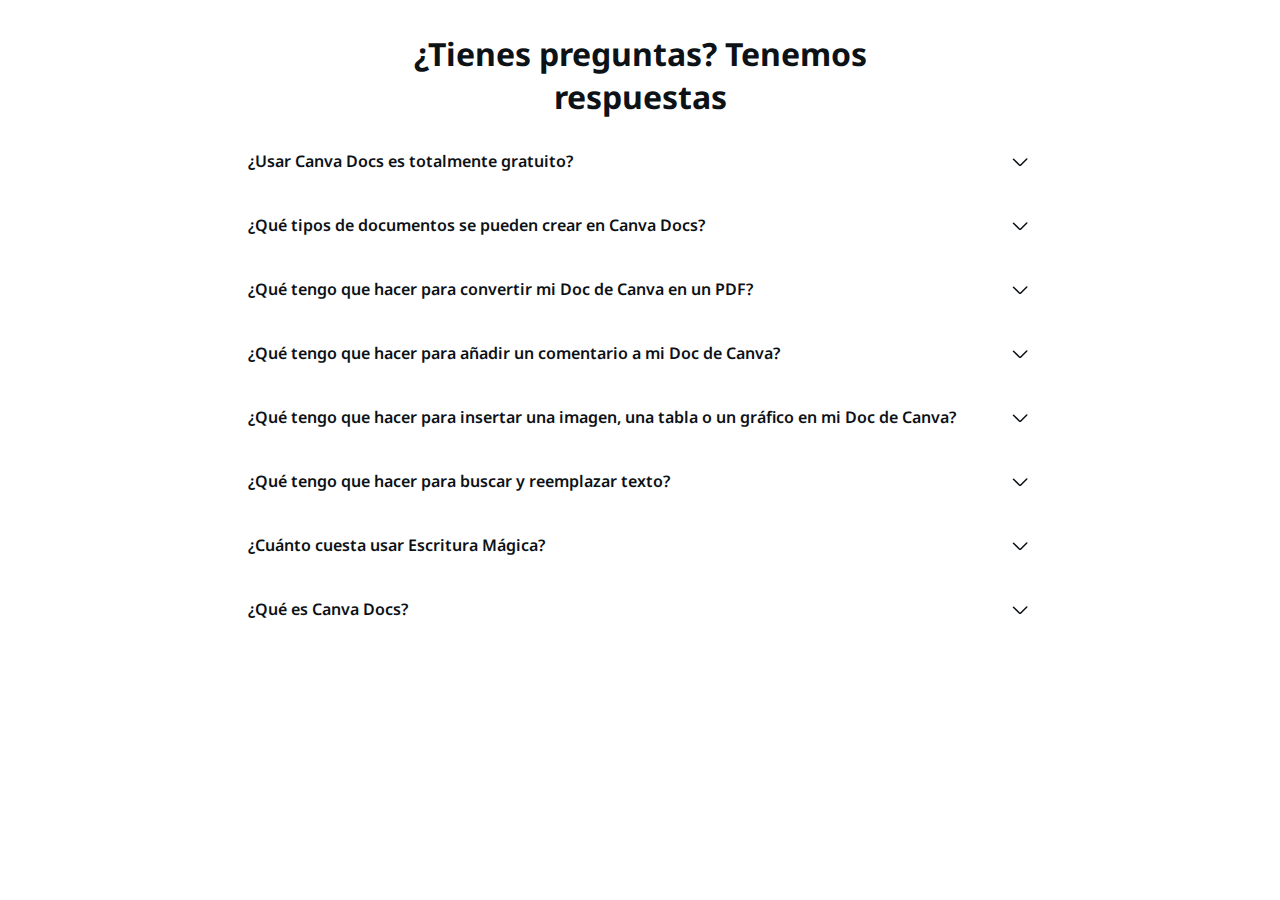
<file: faqs/index.html>
<!DOCTYPE html>
<html lang="es">
<head>
  <meta charset="UTF-8">
  <meta name="viewport" content="width=device-width, initial-scale=1.0">
  <title>Document</title>
  <link rel="preconnect" href="https://fonts.googleapis.com">
  <link rel="preconnect" href="https://fonts.gstatic.com" crossorigin>
  <link href="https://fonts.googleapis.com/css2?family=Noto+Sans:ital,wght@0,100..900;1,100..900&display=swap" rel="stylesheet">
  <link rel="stylesheet" href="./css/styles.css">
</head>
<body>
  <section class="faqs">
    <section class="faqs__content container">
      <h2 class="faqs__title">¿Tienes preguntas? Tenemos respuestas</h2>
      <div class="faqs__container">
        <details class="faq">
          <summary class="faq__title">
            ¿Usar Canva Docs es totalmente gratuito?
            <svg xmlns="http://www.w3.org/2000/svg" width="24" height="24"><path fill="currentColor" d="m18.22 8.55-5.97 5.96c-.1.1-.25.1-.35 0L6.03 8.64A.75.75 0 0 0 4.97 9.7l5.87 5.87c.68.69 1.79.69 2.47 0l5.97-5.96a.75.75 0 1 0-1.06-1.06z"/></svg>
          </summary>
          <p class="faq__paragraph">¡Claro! Canva Docs se puede usar gratis. Canva Docs es y siempre será de acceso gratuito. Podrás usar esta herramienta independientemente del tipo de cuenta que tengas (de Canva Gratis, Canva para Equipos, Canva para Educación, Canva Pro o Canva para ONG). No obstante, es posible que a algunas opciones o contenido adicionales solo se pueda acceder con una suscripción de pago.</p>
        </details>
        <details class="faq">
          <summary class="faq__title">
            ¿Qué tipos de documentos se pueden crear en Canva Docs?
            <svg xmlns="http://www.w3.org/2000/svg" width="24" height="24"><path fill="currentColor" d="m18.22 8.55-5.97 5.96c-.1.1-.25.1-.35 0L6.03 8.64A.75.75 0 0 0 4.97 9.7l5.87 5.87c.68.69 1.79.69 2.47 0l5.97-5.96a.75.75 0 1 0-1.06-1.06z"/></svg>
          </summary>
          <p class="faq__paragraph">Puedes crear todo tipo de documentos con Canva Docs, pero esta función es la ideal para los documentos que quieres compartir online. Si tienes una empresa o un negocio, puedes crear lo que se te ocurra, desde docs de planificación o formación hasta propuestas e incluso contratos. Si trabajas en un centro educativo, puedes crear planes de estudio, planificaciones de proyectos, tareas e informes. Y si solo quieres aprovecharlo para uso personal, puedes crear y editar eBooks, recetas o blogs, entre otras muchas opciones.</p>
        </details>
        <details class="faq">
          <summary class="faq__title">
            ¿Qué tengo que hacer para convertir mi Doc de Canva en un PDF?
            <svg xmlns="http://www.w3.org/2000/svg" width="24" height="24"><path fill="currentColor" d="m18.22 8.55-5.97 5.96c-.1.1-.25.1-.35 0L6.03 8.64A.75.75 0 0 0 4.97 9.7l5.87 5.87c.68.69 1.79.69 2.47 0l5.97-5.96a.75.75 0 1 0-1.06-1.06z"/></svg>
          </summary>
          <p class="faq__paragraph">Ve al menú Compartir que hay en la parte superior derecha del editor y dale a Descargar. Elige la opción de PDF que prefieres e inicia la descarga.</p>
        </details>
        <details class="faq">
          <summary class="faq__title">
            ¿Qué tengo que hacer para añadir un comentario a mi Doc de Canva?
            <svg xmlns="http://www.w3.org/2000/svg" width="24" height="24"><path fill="currentColor" d="m18.22 8.55-5.97 5.96c-.1.1-.25.1-.35 0L6.03 8.64A.75.75 0 0 0 4.97 9.7l5.87 5.87c.68.69 1.79.69 2.47 0l5.97-5.96a.75.75 0 1 0-1.06-1.06z"/></svg>
          </summary>
          <p class="faq__paragraph">Basta con que hagas clic sobre el elemento que quieres comentar y le des al botón con un bocadillo que aparece en el margen derecho de tu documento. Rellena el comentario, si quieres incluyendo stickers y emojis y, después, pulsa Comentar. Si quieres ver todos los comentarios, puedes hacerlo desde el menú Archivo que hay en la parte superior izquierda del panel.</p>
        </details>
        <details class="faq">
          <summary class="faq__title">
            ¿Qué tengo que hacer para insertar una imagen, una tabla o un gráfico en mi Doc de Canva?
            <svg xmlns="http://www.w3.org/2000/svg" width="24" height="24"><path fill="currentColor" d="m18.22 8.55-5.97 5.96c-.1.1-.25.1-.35 0L6.03 8.64A.75.75 0 0 0 4.97 9.7l5.87 5.87c.68.69 1.79.69 2.47 0l5.97-5.96a.75.75 0 1 0-1.06-1.06z"/></svg>
          </summary>
          <p class="faq__paragraph">Si quieres añadir imágenes, tablas, gráficos o algún otro elemento, haz clic en el botón + en tu doc para que aparezca el menú /Mágica. A continuación, escribe lo que estás buscando o ve desplazándote por los diferentes elementos que puedes añadir a tu Doc.</p>
        </details>
        <details class="faq">
          <summary class="faq__title">
            ¿Qué tengo que hacer para buscar y reemplazar texto?
            <svg xmlns="http://www.w3.org/2000/svg" width="24" height="24"><path fill="currentColor" d="m18.22 8.55-5.97 5.96c-.1.1-.25.1-.35 0L6.03 8.64A.75.75 0 0 0 4.97 9.7l5.87 5.87c.68.69 1.79.69 2.47 0l5.97-5.96a.75.75 0 1 0-1.06-1.06z"/></svg>
          </summary>
          <p class="faq__paragraph">En el teclado, pulsa “Ctrl + F”, o “Comando + F” si estás usando Mac, para abrir la herramienta de buscar y reemplazar.</p>
        </details>
        <details class="faq">
          <summary class="faq__title">
            ¿Cuánto cuesta usar Escritura Mágica?
            <svg xmlns="http://www.w3.org/2000/svg" width="24" height="24"><path fill="currentColor" d="m18.22 8.55-5.97 5.96c-.1.1-.25.1-.35 0L6.03 8.64A.75.75 0 0 0 4.97 9.7l5.87 5.87c.68.69 1.79.69 2.47 0l5.97-5.96a.75.75 0 1 0-1.06-1.06z"/></svg>
          </summary>
          <p class="faq__paragraph">La función de Escritura Mágica es gratuita para todo el mundo y si tienes una suscripción a Canva Gratis puedes hacer hasta 25 peticiones de contenido. Con cualquier suscripción de Canva Pro, Canva para Equipos o Canva para ONG se pueden generar hasta 75 elementos de contenido por usuario o usuaria al mes.</p>
        </details>
        <details class="faq">
          <summary class="faq__title">
            ¿Qué es Canva Docs?
            <svg xmlns="http://www.w3.org/2000/svg" width="24" height="24"><path fill="currentColor" d="m18.22 8.55-5.97 5.96c-.1.1-.25.1-.35 0L6.03 8.64A.75.75 0 0 0 4.97 9.7l5.87 5.87c.68.69 1.79.69 2.47 0l5.97-5.96a.75.75 0 1 0-1.06-1.06z"/></svg>
          </summary>
          <p class="faq__paragraph">Canva Docs es un creador de documentos que prioriza el aspecto visual y te permite diseñar documentos con vídeos, imágenes, elementos gráficos, gráficos y gráficas. Es intuitivo y sencillo y te permitirá causar un gran impacto visual en tus trabajos, presentaciones y proyectos.</p>
        </details>
      </div>
    </section>
  </section>
</body>
</html>
</file>
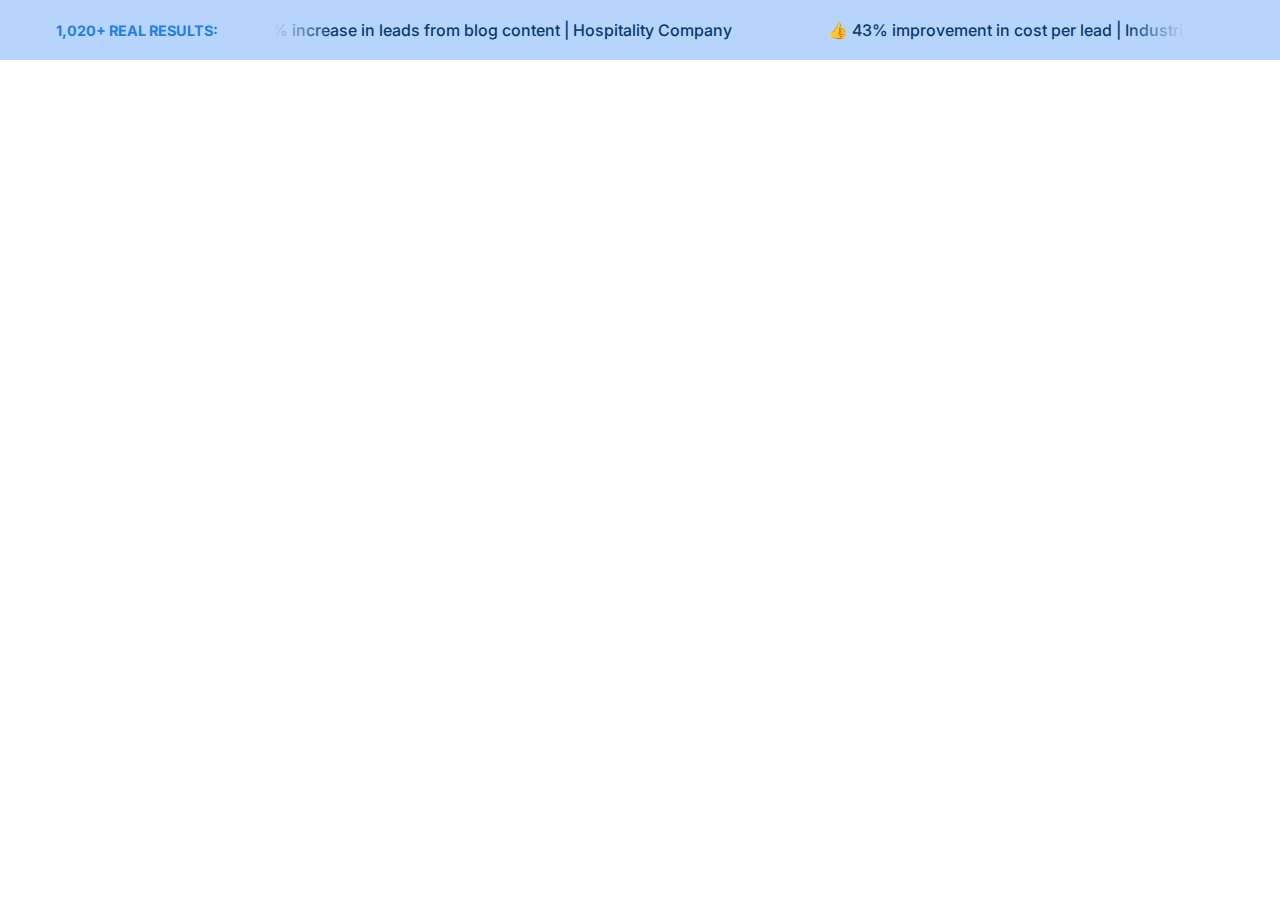
<file: header-bar/index.html>
<!DOCTYPE html>
<html lang="en">
<head>
  <meta charset="UTF-8">
  <meta name="viewport" content="width=device-width, initial-scale=1.0">
  <title>Document</title>
  <link rel="preconnect" href="https://fonts.googleapis.com">
  <link rel="preconnect" href="https://fonts.gstatic.com" crossorigin>
  <link href="https://fonts.googleapis.com/css2?family=Inter:wght@100..900&display=swap" rel="stylesheet">
  <link rel="stylesheet" href="./css/styles.css">
</head>
<body>
  <section class="header-bar">
    <div class="header-bar__content container">
      <h4 class="header-bar__title">1,020+ REAL RESULTS:</h4>
      <div class="header-bar__container-texts">
        <div class="header-bar__slider">
          <p class="header-bar__text">📝 11% increase in leads from blog content | Hospitality Company</p>
          <p class="header-bar__text">👍 43% improvement in cost per lead | Industrial Supplier</p>
          <p class="header-bar__text">🙌 “WebFX has been a game-changer for our web strategy.” | U.S. Healthcare Company</p>
          <p class="header-bar__text">📊 “They provide the reporting I need and the results I want.” | Owner of Home Services Company</p>
          <p class="header-bar__text">📈 51% increase in SQLs from MarketingCloudFX data pipelines | Transportation Manufacturer</p>
          <p class="header-bar__text">🚗 184% increase in organic traffic | Financial Services Provider</p>
          <p class="header-bar__text">📞 58% increase in qualified phone calls | Global Consulting Firm</p>
          <p class="header-bar__text">🍃 “WebFX has been a breath of fresh air.” | COO of Ecommerce Company</p>
          <p class="header-bar__text">🙌 “We have had nothing but great experiences.” | Marketing Manager</p>
          <p class="header-bar__text">🔼 29% increase in MQLs from MarketingCloudFX ad technology | Financial Services Firm</p>
          <p class="header-bar__text">💲 47% increase in year-over-year revenue | Industrial Supplier</p>
          <p class="header-bar__text">🤝 “WebFX has been on our side for over a year, delivering each target we set in a competitive industry.” | President of Ecommerce Store</p>
          <p class="header-bar__text">📈 34% increase in PPC conversion rate | Higher Education</p>
          <p class="header-bar__text">👍 55% improvement in cost per lead | Health Services Company</p>
          <p class="header-bar__text">📩 2x increase in coupon conversion rate from email blasts | Professional Services Supplier</p>
        </div>
      </div>
    </div>
  </section>
</body>
</html>
</file>
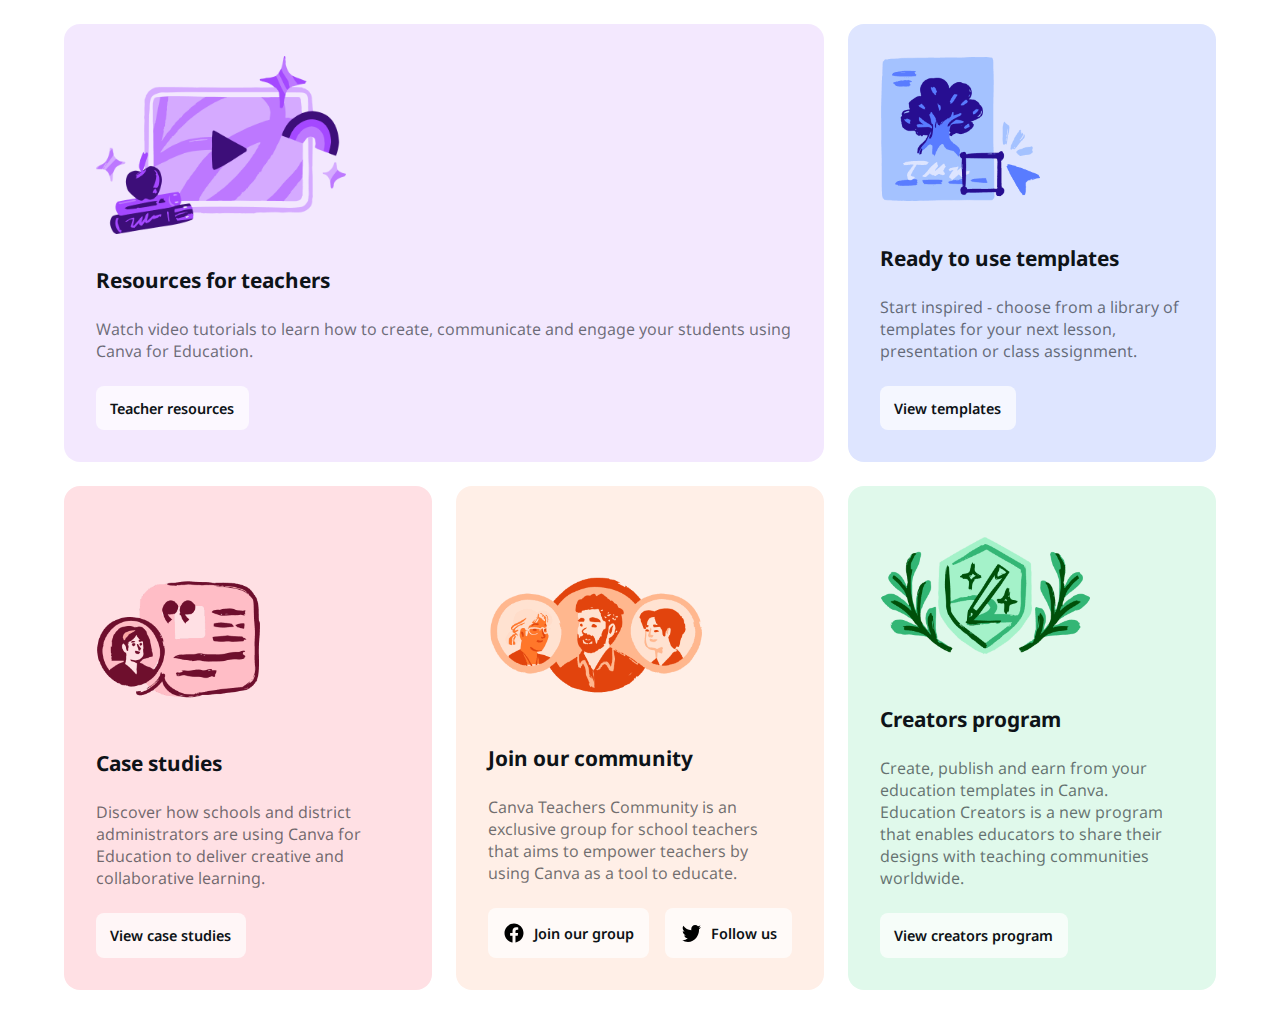
<file: modular-services/index.html>
<!DOCTYPE html>
<html lang="en">
<head>
  <meta charset="UTF-8">
  <meta name="viewport" content="width=device-width, initial-scale=1.0">
  <title>Document</title>
  <link rel="preconnect" href="https://fonts.googleapis.com">
  <link rel="preconnect" href="https://fonts.gstatic.com" crossorigin>
  <link href="https://fonts.googleapis.com/css2?family=Noto+Sans:ital,wght@0,100..900;1,100..900&display=swap" rel="stylesheet">
  <link rel="stylesheet" href="./css/styles.css">
</head>
<body>
  <section class="services">
    <div class="container-services container">
      <article class="service service--one">
        <figure class="service__figure">
          <img class="service__img" src="./assets/img/resources.webp" alt="Image resources for teachers">
        </figure>
        <div class="service__texts">
          <h3 class="service__title">Resources for teachers</h3>
          <p class="service__paragraph">Watch video tutorials to learn how to create, communicate and engage your students using Canva for Education.</p>
          <a class="service__cta" href="#">Teacher resources</a>
        </div>
      </article>
      <article class="service service--two">
        <figure class="service__figure">
          <img class="service__img" src="./assets/img/templates.webp" alt="Image ready to use templates">
        </figure>
        <div class="service__texts">
          <h3 class="service__title">Ready to use templates</h3>
          <p class="service__paragraph">Start inspired - choose from a library of templates for your next lesson, presentation or class assignment.</p>
          <a class="service__cta" href="#">View templates</a>
        </div>
      </article>
      <article class="service service--three">
        <figure class="service__figure">
          <img class="service__img" src="./assets/img/case-studies.webp" alt="Image case studies">
        </figure>
        <div class="service__texts">
          <h3 class="service__title">Case studies</h3>
          <p class="service__paragraph">Discover how schools and district administrators are using Canva for Education to deliver creative and collaborative learning.</p>
          <a class="service__cta" href="#">View case studies</a>
        </div>
      </article>
      <article class="service service--four">
        <figure class="service__figure">
          <img class="service__img" src="./assets/img/join-our-community.webp" alt="Image join our community">
        </figure>
        <div class="service__texts">
          <h3 class="service__title">Join our community</h3>
          <p class="service__paragraph">Canva Teachers Community is an exclusive group for school teachers that aims to empower teachers by using Canva as a tool to educate.</p>
          <div class="service__container-ctas">
            <a class="service__cta service__cta--center" href="#">
              <img class="service__icon" src="./assets/icons/facebook.svg" alt="Icon facebook">
              Join our group
            </a>
            <a class="service__cta service__cta--center" href="#">
              <img class="service__icon" src="./assets/icons/twitter.svg" alt="Icon Twitter">
              Follow us
            </a>
          </div>
        </div>
      </article>
      <article class="service service--five">
        <figure class="service__figure">
          <img class="service__img" src="./assets/img/creators-program.webp" alt="Image creators program">
        </figure>
        <div class="service__texts">
          <h3 class="service__title">Creators program</h3>
          <p class="service__paragraph">Create, publish and earn from your education templates in Canva. Education Creators is a new program that enables educators to share their designs with teaching communities worldwide.</p>
          <a class="service__cta" href="#">View creators program</a>
        </div>
      </article>
    </div>
  </section>
</body>
</html>
</file>
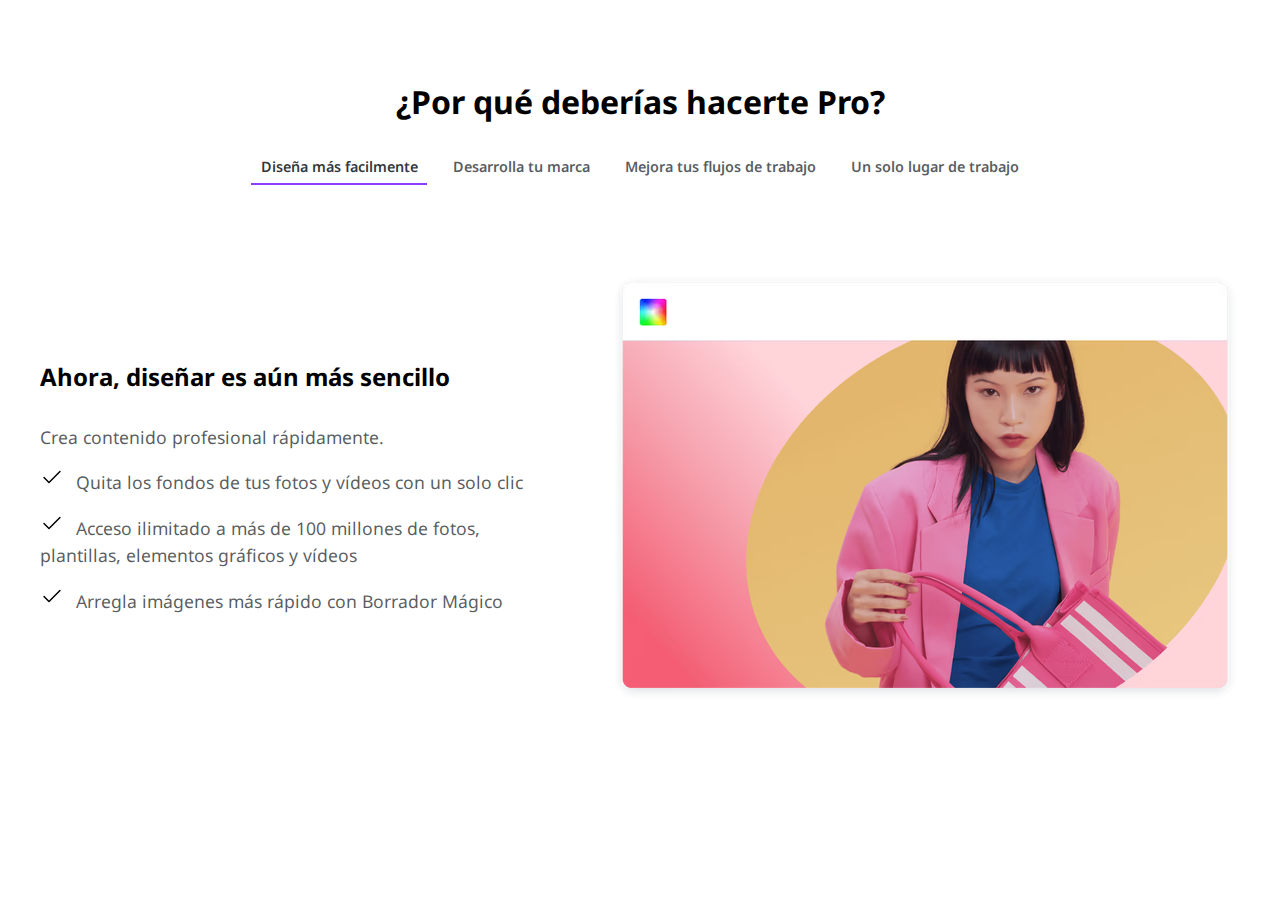
<file: multi-tabs/index.html>
<!DOCTYPE html>
<html lang="es">
<head>
  <meta charset="UTF-8">
  <meta name="viewport" content="width=device-width, initial-scale=1.0">
  <link rel="preconnect" href="https://fonts.googleapis.com">
  <link rel="preconnect" href="https://fonts.gstatic.com" crossorigin>
  <link href="https://fonts.googleapis.com/css2?family=Noto+Sans:ital,wght@0,100..900;1,100..900&display=swap" rel="stylesheet">
  <link rel="stylesheet" href="./css/style.css">
  <title>Document</title>
</head>
<body>
  <section class="section">
    <div class="container">
      <header class="block">
        <h2 class="block__title">¿Por qué deberías hacerte Pro?</h2>
        <div class="block__content">
          <button id="btn-1" class="block__button block__button--selected">Diseña más facilmente</button>
          <button id="btn-2" class="block__button">Desarrolla tu marca</button>
          <button id="btn-3" class="block__button">Mejora tus flujos de trabajo</button>
          <button id="btn-4" class="block__button">Un solo lugar de trabajo</button>
        </div>
      </header>
      <div class="group-sections">
        <section id="section-1" class="content content--visible">
          <div class="content__text">
            <h3 class="content__subtitle">Ahora, diseñar es aún más sencillo</h3>
            <p class="content__paragraph">Crea contenido profesional rápidamente.</p>
            <ul class="list">
              <li class="list__item">
                Quita los fondos de tus fotos y vídeos con un solo clic
              </li>
              <li class="list__item">
                Acceso ilimitado a más de 100 millones de fotos, plantillas, elementos gráficos y
                vídeos
              </li>
              <li class="list__item">
                Arregla imágenes más rápido con Borrador Mágico
              </li>
            </ul>
          </div>
          <figure class="content__figure">
            <img src="./img/background-remover.avif" alt="Photo Girl Canva" class="content__image">
          </figure>
        </section>
        <section id="section-2" class="content">
          <div class="content__text">
            <h3 class="content__subtitle">Desarrolla y amplía tu marca</h3>
            <p class="content__paragraph">Administra tu marca en un solo lugar y crea contenido fiel a su estilo fácilmente.</p>
            <ul class="list">
              <li class="list__item">
                Dale un espaldarazo a tu marca con las plantillas Pro para redes sociales, logos y sitios web
              </li>
              <li class="list__item">
                Aplica fácilmente tus recursos de marca a cualquier diseño con Kit de Marca
              </li>
              <li class="list__item">
                Reemplaza y actualiza imágenes y logos en todos tus diseños con solo un clic
              </li>
            </ul>
          </div>
          <figure class="content__figure">
            <img src="./img/brandkit.avif" alt="Brand kit Canva" class="content__image">
          </figure>
        </section>
        <section id="section-3" class="content">
          <div class="content__text">
            <h3 class="content__subtitle">No trabajes más horas, trabaja de manera más eficiente</h3>
            <p class="content__paragraph">Simplifica tu flujo de trabajo con herramientas para ahorrar tiempo.</p>
            <ul class="list">
              <li class="list__item">
                Redimensiona al instante tu contenido para redes sociales con Rediseño Mágico™
              </li>
              <li class="list__item">
                Planifica y programa tu contenido para redes sociales con Planificador de Contenido
              </li>
              <li class="list__item">
                Importa y transforma tus archivos fácilmente
              </li>
            </ul>
          </div>
          <figure class="content__figure">
            <img src="./img/brandkit-dark.avif" alt="Brand kit dark Canva" class="content__image">
          </figure>
        </section>
        <section id="section-4" class="content">
          <div class="content__text">
            <h3 class="content__subtitle">Alcanza tus metas con solo una plataforma</h3>
            <p class="content__paragraph">Impulsa tu productividad haciéndolo todo en el mismo lugar.</p>
            <ul class="list">
              <li class="list__item">
                Organiza todos los diseños, recursos y vídeos con 1 TB de almacenamiento
              </li>
              <li class="list__item">
                Desarrolla, diseña, publica e imprime todo el contenido visual en un solo lugar
              </li>
              <li class="list__item">
                Integra Canva fácilmente en las herramientas y redes sociales que tengas
              </li>
            </ul>
          </div>
          <figure class="content__figure">
            <img src="./img/integrations.avif" alt="Integrations Canva" class="content__image">
          </figure>
        </section>
      </div>
    </div>
  </section>

  <script src="./js/app.js"></script>
</body>
</html>
</file>
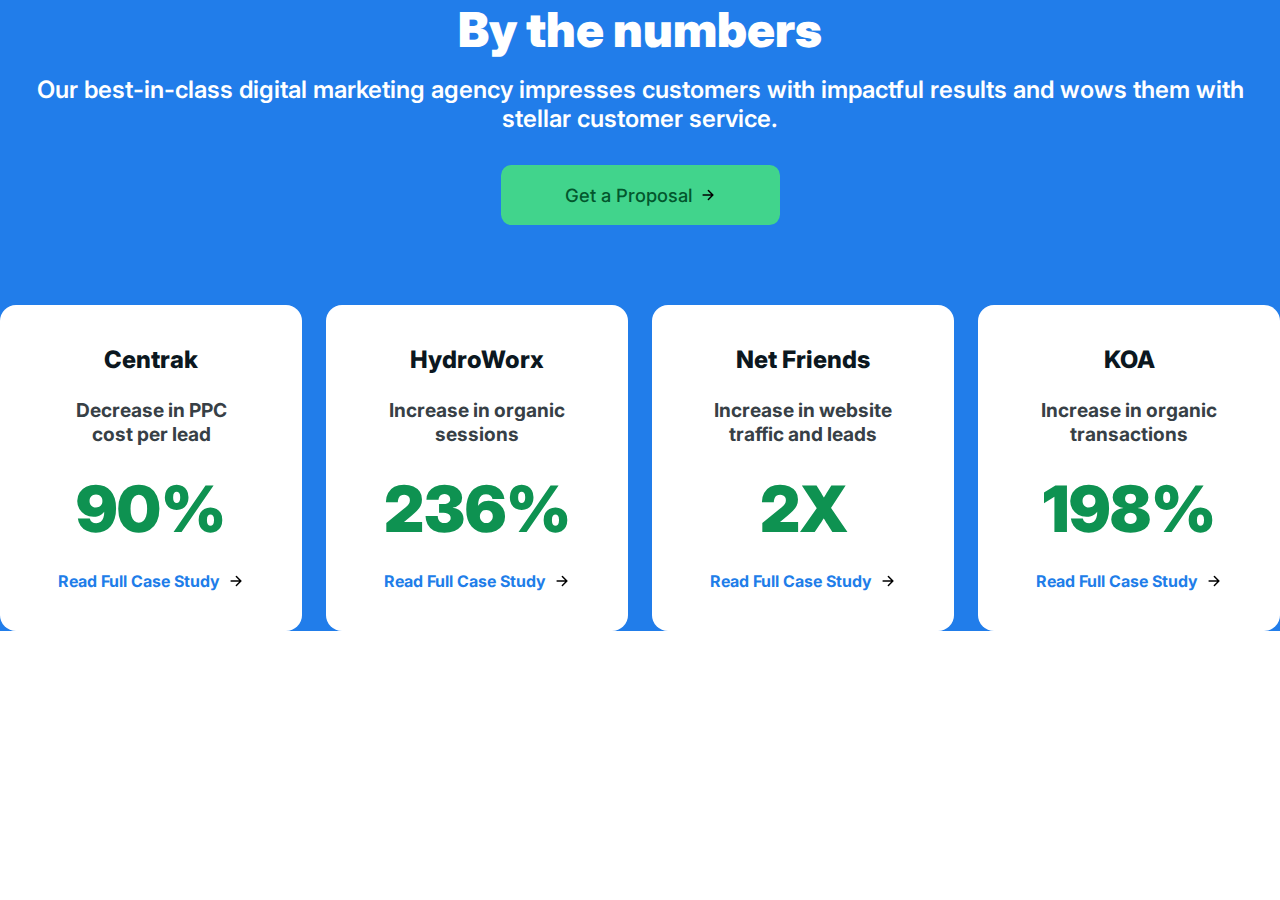
<file: section-by-the-number/index.html>
<!DOCTYPE html>
<html lang="en">
<head>
  <meta charset="UTF-8">
  <meta name="viewport" content="width=device-width, initial-scale=1.0">
  <title>Document</title>
  <link rel="preconnect" href="https://fonts.googleapis.com">
  <link rel="preconnect" href="https://fonts.gstatic.com" crossorigin>
  <link href="https://fonts.googleapis.com/css2?family=Inter:wght@100..900&display=swap" rel="stylesheet">
  <link rel="stylesheet" href="./css/styles.css">
</head>
<body>
  <section class="by-the-numbers">
    <div class="by-the-numbers__texts">
      <h2 class="by-the-numbers__title">By the numbers</h2>
      <p class="by-the-numbers__paragraph">Our best-in-class digital marketing agency impresses customers with impactful results and wows them with stellar customer service.</p>
      <a class="by-the-numbers__cta" href="#">
        Get a Proposal
        <img class="icon-arrow" src="./icons/arrow.svg" alt="Icon arrow">
      </a>
    </div>
    <div class="by-the-numbers__cards">
      <article class="card">
        <h3 class="card__title">Centrak</h3>
        <h4 class="card__subtitle">Decrease in PPC cost per lead</h4>
        <span class="card__percentage">90%</span>
        <a class="card__link" href="#">
          Read Full Case Study
          <img class="icon-arrow" src="./icons/arrow.svg" alt="Icon arrow">
        </a>
      </article>
      <article class="card">
        <h3 class="card__title">HydroWorx</h3>
        <h4 class="card__subtitle">Increase in organic sessions</h4>
        <span class="card__percentage">236%</span>
        <a class="card__link" href="#">
          Read Full Case Study
          <img class="icon-arrow" src="./icons/arrow.svg" alt="Icon arrow">
        </a>
      </article>
      <article class="card">
        <h3 class="card__title">Net Friends</h3>
        <h4 class="card__subtitle">Increase in website traffic and leads</h4>
        <span class="card__percentage">2X</span>
        <a class="card__link" href="#">
          Read Full Case Study
          <img class="icon-arrow" src="./icons/arrow.svg" alt="Icon arrow">
        </a>
      </article>
      <article class="card">
        <h3 class="card__title">KOA</h3>
        <h4 class="card__subtitle">Increase in organic transactions</h4>
        <span class="card__percentage">198%</span>
        <a class="card__link" href="#">
          Read Full Case Study
          <img class="icon-arrow" src="./icons/arrow.svg" alt="Icon arrow">
        </a>
      </article>
    </div>
  </section>
</body>
</html>
</file>
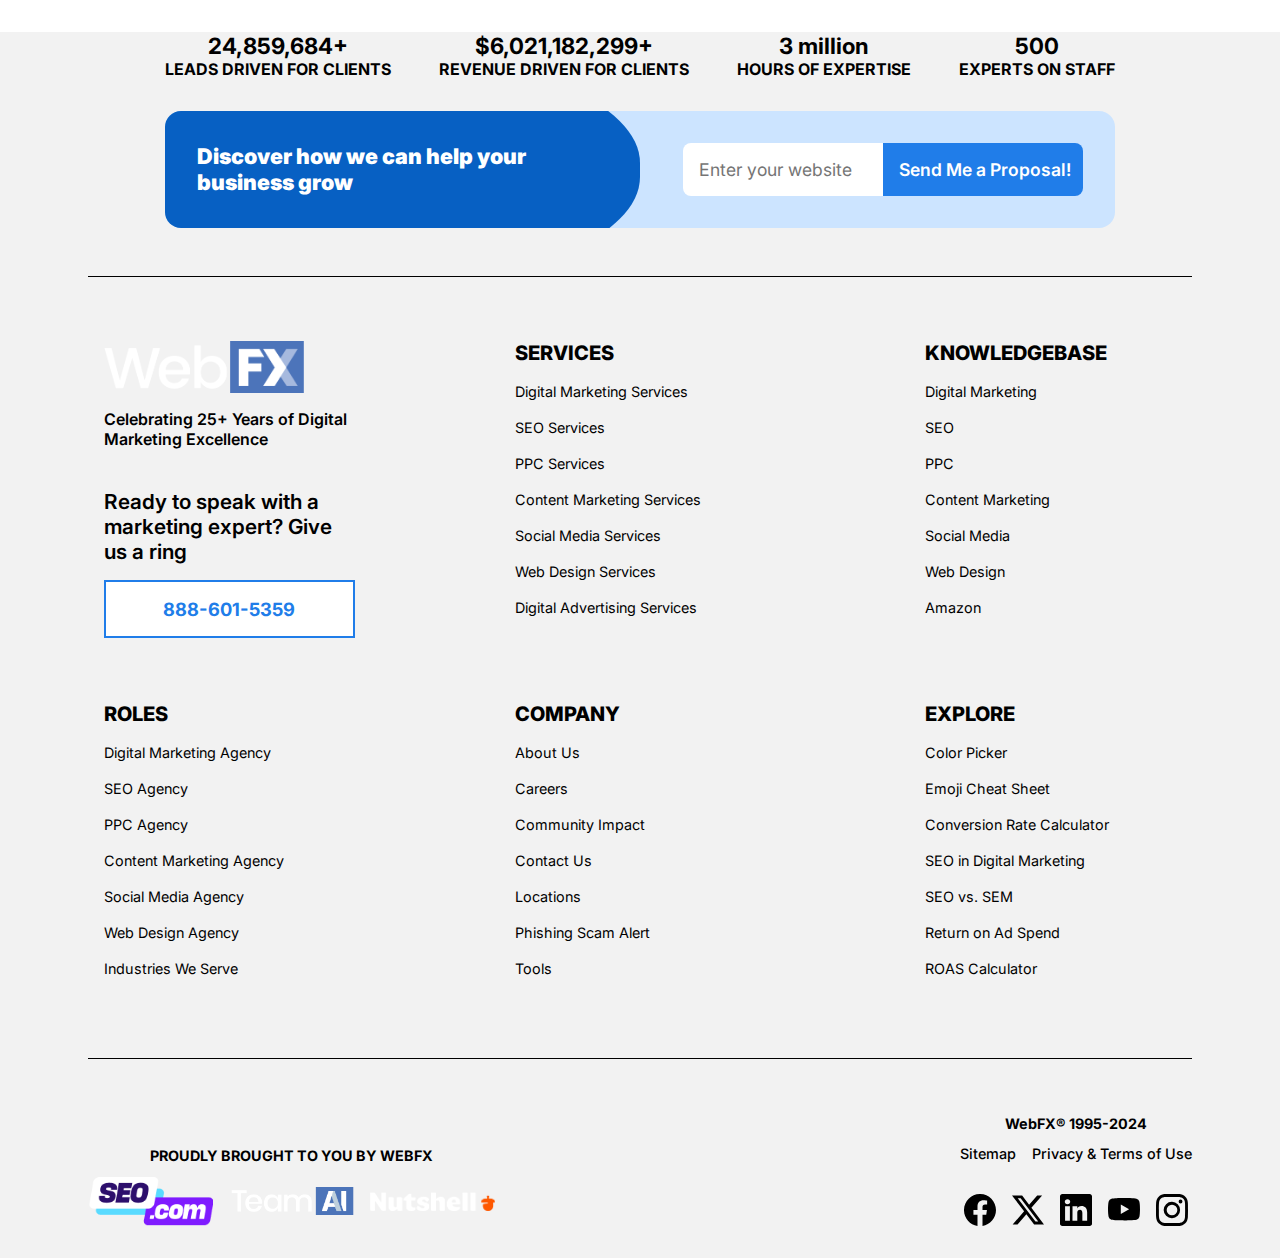
<file: section-footer/index.html>
<!DOCTYPE html>
<html lang="en">

<head>
  <meta charset="UTF-8">
  <meta name="viewport" content="width=device-width, initial-scale=1.0">
  <title>Document</title>
  <link rel="preconnect" href="https://fonts.googleapis.com">
  <link rel="preconnect" href="https://fonts.gstatic.com" crossorigin>
  <link href="https://fonts.googleapis.com/css2?family=Inter:wght@100..900&display=swap" rel="stylesheet">
  <link rel="stylesheet" href="./css/styles.css">
</head>

<body>
  <section class="section-footer">
    <footer class="footer container">
      <div class="footer-top">
        <div class="footer-top__stats-wrapper">
          <p class="footer-top__stats-text">
            <span class="footer-top__stats-value">24,859,684+</span>
            <span class="footer-top__stats-description">LEADS DRIVEN FOR CLIENTS</span>
          </p>
          <p class="footer-top__stats-text">
            <span class="footer-top__stats-value">$6,021,182,299+</span>
            <span class="footer-top__stats-description">REVENUE DRIVEN FOR CLIENTS</span>
          </p>
          <p class="footer-top__stats-text">
            <span class="footer-top__stats-value">3 million</span>
            <span class="footer-top__stats-description">HOURS OF EXPERTISE</span>
          </p>
          <p class="footer-top__stats-text">
            <span class="footer-top__stats-value">500</span>
            <span class="footer-top__stats-description">EXPERTS ON STAFF</span>
          </p>
        </div>
        <form class="footer-top__form" method="GET" action="#">
          <h4 class="footer-top__title">Discover how we can help your business grow</h4>
          <div class="footer-top__group-inputs">
            <input class="footer-top__input" type="text" placeholder="Enter your website" required>
            <input class="footer-top__input footer-top__input--submit" type="submit" value="Send Me a Proposal!">
          </div>
        </form>
      </div>

      <div class="footer-navigation">
        <div class="footer-navigation__call">
          <p class="footer-navigation__paragraph">Ready to speak with a marketing expert? Give us a ring</p>
          <a class="footer-navigation__btn-call" href="#">888-601-5359</a>
        </div>
        <div class="footer-navigation__content">
          <details class="footer-navigation__details" name="menu">
            <summary class="footer-navigation__title">
              Services
              <img class="footer-navigation__icon" src="./assets/icons/chevron.svg" alt="Icon chevron">
            </summary>
            <ul class="footer-navigation__menu">
              <li class="footer-navigation__item"><a class="footer-navigation__link" href="#">Digital Marketing Services</a></li>
              <li class="footer-navigation__item"><a class="footer-navigation__link" href="#">SEO Services</a></li>
              <li class="footer-navigation__item"><a class="footer-navigation__link" href="#">PPC Services</a></li>
              <li class="footer-navigation__item"><a class="footer-navigation__link" href="#">Content Marketing Services</a></li>
              <li class="footer-navigation__item"><a class="footer-navigation__link" href="#">Social Media Services</a></li>
              <li class="footer-navigation__item"><a class="footer-navigation__link" href="#">Web Design Services</a></li>
              <li class="footer-navigation__item"><a class="footer-navigation__link" href="#">Digital Advertising Services</a></li>
            </ul>
          </details>
          <details class="footer-navigation__details" name="menu">
            <summary class="footer-navigation__title">
              Knowledgebase
              <img class="footer-navigation__icon" src="./assets/icons/chevron.svg" alt="Icon chevron">
            </summary>
            <ul class="footer-navigation__menu">
              <li class="footer-navigation__item"><a class="footer-navigation__link" href="#">Digital Marketing</a></li>
              <li class="footer-navigation__item"><a class="footer-navigation__link" href="#">SEO</a></li>
              <li class="footer-navigation__item"><a class="footer-navigation__link" href="#">PPC</a></li>
              <li class="footer-navigation__item"><a class="footer-navigation__link" href="#">Content Marketing</a></li>
              <li class="footer-navigation__item"><a class="footer-navigation__link" href="#">Social Media</a></li>
              <li class="footer-navigation__item"><a class="footer-navigation__link" href="#">Web Design</a></li>
              <li class="footer-navigation__item"><a class="footer-navigation__link" href="#">Amazon</a></li>
            </ul>
          </details>
          <details class="footer-navigation__details" name="menu">
            <summary class="footer-navigation__title">
              Roles
              <img class="footer-navigation__icon" src="./assets/icons/chevron.svg" alt="Icon chevron">
            </summary>
            <ul class="footer-navigation__menu">
              <li class="footer-navigation__item"><a class="footer-navigation__link" href="#">Digital Marketing Agency</a></li>
              <li class="footer-navigation__item"><a class="footer-navigation__link" href="#">SEO Agency</a></li>
              <li class="footer-navigation__item"><a class="footer-navigation__link" href="#">PPC Agency</a></li>
              <li class="footer-navigation__item"><a class="footer-navigation__link" href="#">Content Marketing Agency</a></li>
              <li class="footer-navigation__item"><a class="footer-navigation__link" href="#">Social Media Agency</a></li>
              <li class="footer-navigation__item"><a class="footer-navigation__link" href="#">Web Design Agency</a></li>
              <li class="footer-navigation__item"><a class="footer-navigation__link" href="#">Industries We Serve</a></li>
            </ul>
          </details>
          <details class="footer-navigation__details" name="menu">
            <summary class="footer-navigation__title">
              Company
              <img class="footer-navigation__icon" src="./assets/icons/chevron.svg" alt="Icon chevron">
            </summary>
            <ul class="footer-navigation__menu">
              <li class="footer-navigation__item"><a class="footer-navigation__link" href="#">About Us</a></li>
              <li class="footer-navigation__item"><a class="footer-navigation__link" href="#">Careers</a></li>
              <li class="footer-navigation__item"><a class="footer-navigation__link" href="#">Community Impact</a></li>
              <li class="footer-navigation__item"><a class="footer-navigation__link" href="#">Contact Us</a></li>
              <li class="footer-navigation__item"><a class="footer-navigation__link" href="#">Locations</a></li>
              <li class="footer-navigation__item"><a class="footer-navigation__link" href="#">Phishing Scam Alert</a></li>
              <li class="footer-navigation__item"><a class="footer-navigation__link" href="#">Tools</a></li>
            </ul>
          </details>
          <details class="footer-navigation__details" name="menu">
            <summary class="footer-navigation__title">
              Explore
              <img class="footer-navigation__icon" src="./assets/icons/chevron.svg" alt="Icon chevron">
            </summary>
            <ul class="footer-navigation__menu">
              <li class="footer-navigation__item"><a class="footer-navigation__link" href="#">Color Picker</a></li>
              <li class="footer-navigation__item"><a class="footer-navigation__link" href="#">Emoji Cheat Sheet</a></li>
              <li class="footer-navigation__item"><a class="footer-navigation__link" href="#">Conversion Rate Calculator</a></li>
              <li class="footer-navigation__item"><a class="footer-navigation__link" href="#">SEO in Digital Marketing</a></li>
              <li class="footer-navigation__item"><a class="footer-navigation__link" href="#">SEO vs. SEM</a></li>
              <li class="footer-navigation__item"><a class="footer-navigation__link" href="#">Return on Ad Spend</a></li>
              <li class="footer-navigation__item"><a class="footer-navigation__link" href="#">ROAS Calculator</a></li>
            </ul>
          </details>
        </div>
      </div>

      <div class="footer-navigation--desktop">
        <div class="footer-navigation__container-info">
          <div class="footer-bottom__company-info">
            <img class="footer-bottom__logo" src="./assets/img/webfx-logo.png" alt="Logo WebFX">
            <p class="footer-bottom__paragraph">Celebrating 25+ Years of Digital Marketing Excellence</p>
          </div>
          <div class="footer-navigation__call">
            <p class="footer-navigation__paragraph">Ready to speak with a marketing expert? Give us a ring</p>
            <a class="footer-navigation__btn-call" href="#">888-601-5359</a>
          </div>
        </div>
        <div class="footer-navigation__container-menu">
          <span class="footer-navigation__title">Services</span>
          <ul class="footer-navigation__menu">
            <li class="footer-navigation__item"><a class="footer-navigation__link" href="#">Digital Marketing Services</a></li>
            <li class="footer-navigation__item"><a class="footer-navigation__link" href="#">SEO Services</a></li>
            <li class="footer-navigation__item"><a class="footer-navigation__link" href="#">PPC Services</a></li>
            <li class="footer-navigation__item"><a class="footer-navigation__link" href="#">Content Marketing Services</a></li>
            <li class="footer-navigation__item"><a class="footer-navigation__link" href="#">Social Media Services</a></li>
            <li class="footer-navigation__item"><a class="footer-navigation__link" href="#">Web Design Services</a></li>
            <li class="footer-navigation__item"><a class="footer-navigation__link" href="#">Digital Advertising Services</a></li>
          </ul>
        </div>
        <div class="footer-navigation__container-menu">
          <span class="footer-navigation__title">Knowledgebase</span>
          <ul class="footer-navigation__menu">
            <li class="footer-navigation__item"><a class="footer-navigation__link" href="#">Digital Marketing</a></li>
            <li class="footer-navigation__item"><a class="footer-navigation__link" href="#">SEO</a></li>
            <li class="footer-navigation__item"><a class="footer-navigation__link" href="#">PPC</a></li>
            <li class="footer-navigation__item"><a class="footer-navigation__link" href="#">Content Marketing</a></li>
            <li class="footer-navigation__item"><a class="footer-navigation__link" href="#">Social Media</a></li>
            <li class="footer-navigation__item"><a class="footer-navigation__link" href="#">Web Design</a></li>
            <li class="footer-navigation__item"><a class="footer-navigation__link" href="#">Amazon</a></li>
          </ul>
        </div>
        <div class="footer-navigation__container-menu">
          <span class="footer-navigation__title">Roles</span>
          <ul class="footer-navigation__menu">
            <li class="footer-navigation__item"><a class="footer-navigation__link" href="#">Digital Marketing Agency</a></li>
            <li class="footer-navigation__item"><a class="footer-navigation__link" href="#">SEO Agency</a></li>
            <li class="footer-navigation__item"><a class="footer-navigation__link" href="#">PPC Agency</a></li>
            <li class="footer-navigation__item"><a class="footer-navigation__link" href="#">Content Marketing Agency</a></li>
            <li class="footer-navigation__item"><a class="footer-navigation__link" href="#">Social Media Agency</a></li>
            <li class="footer-navigation__item"><a class="footer-navigation__link" href="#">Web Design Agency</a></li>
            <li class="footer-navigation__item"><a class="footer-navigation__link" href="#">Industries We Serve</a></li>
          </ul>
        </div>
        <div class="footer-navigation__container-menu">
          <span class="footer-navigation__title">Company</span>
          <ul class="footer-navigation__menu">
            <li class="footer-navigation__item"><a class="footer-navigation__link" href="#">About Us</a></li>
            <li class="footer-navigation__item"><a class="footer-navigation__link" href="#">Careers</a></li>
            <li class="footer-navigation__item"><a class="footer-navigation__link" href="#">Community Impact</a></li>
            <li class="footer-navigation__item"><a class="footer-navigation__link" href="#">Contact Us</a></li>
            <li class="footer-navigation__item"><a class="footer-navigation__link" href="#">Locations</a></li>
            <li class="footer-navigation__item"><a class="footer-navigation__link" href="#">Phishing Scam Alert</a></li>
            <li class="footer-navigation__item"><a class="footer-navigation__link" href="#">Tools</a></li>
          </ul>
        </div>
        <div class="footer-navigation__container-menu">
          <span class="footer-navigation__title">Explore</span>
          <ul class="footer-navigation__menu">
            <li class="footer-navigation__item"><a class="footer-navigation__link" href="#">Color Picker</a></li>
            <li class="footer-navigation__item"><a class="footer-navigation__link" href="#">Emoji Cheat Sheet</a></li>
            <li class="footer-navigation__item"><a class="footer-navigation__link" href="#">Conversion Rate Calculator</a></li>
            <li class="footer-navigation__item"><a class="footer-navigation__link" href="#">SEO in Digital Marketing</a></li>
            <li class="footer-navigation__item"><a class="footer-navigation__link" href="#">SEO vs. SEM</a></li>
            <li class="footer-navigation__item"><a class="footer-navigation__link" href="#">Return on Ad Spend</a></li>
            <li class="footer-navigation__item"><a class="footer-navigation__link" href="#">ROAS Calculator</a></li>
          </ul>
        </div>
      </div>

      <div class="footer-bottom">
        <div class="footer-bottom__company-info">
          <img class="footer-bottom__logo" src="./assets/img/webfx-logo.png" alt="Logo WebFX">
          <p class="footer-bottom__paragraph">Celebrating 25+ Years of Digital Marketing Excellence</p>
        </div>
        <div class="footer-bottom__sites-wrapper">
          <h5 class="footer-bottom__title">Proudly brought to you by WebFX</h5>
          <div class="footer-bottom__logos">
            <img class="footer-bottom__logo" src="./assets/img/seo-com-logo.png" alt="Logo Seo com">
            <img class="footer-bottom__logo" src="./assets/img/TeamAI.png" alt="Logo Team AI">
            <img class="footer-bottom__logo" src="./assets/img/nutshell-logo-white-1.png" alt="Logo Nutshell">
          </div>
        </div>
        <div class="footer-bottom__links-wrapper">
          <span class="footer-bottom__range-date">WebFX® 1995-2024</span>
          <div class="footer-bottom__terms">
            <a class="footer-bottom__link" href="#">Sitemap</a>
            <a class="footer-bottom__link" href="#">Privacy & Terms of Use</a>
          </div>
          <div class="footer-bottom__content-social">
            <img class="footer-bottom__social-media" src="./assets/icons/facebook.svg" alt="Logo Facebook">
            <img class="footer-bottom__social-media" src="./assets/icons/twitter-x.svg" alt="Logo Twitter X">
            <img class="footer-bottom__social-media" src="./assets/icons/linkedin.svg" alt="Logo Linkedin">
            <img class="footer-bottom__social-media" src="./assets/icons/youtube.svg" alt="Logo Youtube">
            <img class="footer-bottom__social-media" src="./assets/icons/instagram.svg" alt="Logo Instagram">
          </div>
        </div>
      </div>
    </footer>
  </section>
</body>

</html>
</file>
<file: faqs/css/styles.css>
* {
  margin: 0;
  padding: 0;
  box-sizing: border-box;
}

:root {
  --color-primary: #0d1216;
}

body { font-family: "Noto Sans", sans-serif; }

.container {
  width: 90%;
  max-width: 1200px;
  margin-inline: auto;
}

.faqs__content {
  max-width: 800px;
  margin-inline: auto;
  padding-block: 2rem;
}

.faqs__title {
  max-width: 600px;
  margin-inline: auto;
  margin-bottom: .8rem;
  font-size: 1.25rem;
  font-weight: 700;
  color: var(--color-primary);
  text-align: center;
}

.line-separator { 
  border: none;
  border-bottom: 1px solid #e1e4e7; 
}

.faqs__container {
  display: flex;
  flex-direction: column;
  gap: 1.5rem;
  margin-top: 1.5rem;
}

.faq[open] svg {
  transform: rotate(180deg);
}

.faq__title {
  display: flex;
  justify-content: space-between;
  padding: .5rem;
  font-weight: 600;
  color: var(--color-primary);
  cursor: pointer;
  transition: background-color .3s;
  /* Quitar el fondo azul al dar click en moviles al summary */
  -webkit-tap-highlight-color: transparent;  /* Para WebKit */
  -moz-tap-highlight-color: transparent; /* Para Firefox */

  &:hover {
    background-color: #f2f3f5;
  }

  &:active {
    background-color: #e1e4e7;
  }
}

.faq__title span { width: 85%; }

.faq__title svg { transition: transform .3s; }

.faq__paragraph {
  padding-top: 1rem;
  padding-inline: .5rem;
  font-size: .9rem;
  color: var(--color-primary);
  line-height: 1.5;
}

@media (width >= 768px) {
  .faqs__title { font-size: 2rem; }
}
</file>
<file: header-bar/css/styles.css>
* {
  margin: 0;
  padding: 0;
  box-sizing: border-box;
}

:root {
  --color-primary: #b7d5fc; /* Cambia al color deseado */
}

body {
  font-family: "Inter", sans-serif;
}

.header-bar {
  background-color: var(--color-primary);
}

.container {
  max-width: 1200px;
}

.header-bar__content {
  display: flex;
  align-items: center;
  gap: 1rem;
  margin-inline: auto;
  padding: 1.25rem 1rem;
}

.header-bar__title {
  font-size: .9rem;
  font-weight: 700;
  color: #207de9;
  white-space: nowrap;
}

.header-bar__container-texts {
  position: relative;
  overflow-x: hidden;

  &::before {
    content: "";
    position: absolute;
    top: 0;
    left: 0;
    z-index: 10;
    width: 10%;
    height: 100%;
    background-image: linear-gradient(90deg, var(--color-primary) 0%, var(--color-primary) 37.93%, transparent 100%);
  }

  &::after {
    content: "";
    position: absolute;
    top: 0;
    right: 0;
    z-index: 10;
    width: 10%;
    height: 100%;
    background-image: linear-gradient(-90deg, var(--color-primary) 0%, var(--color-primary) 37.93%, transparent 100%);
  }
}

.header-bar__slider {
  display: flex;
  gap: 6rem;
  width: max-content;
  animation: slider 120s linear infinite;
}

.header-bar__text {
  width: 100%;
  font-size: 1rem;
  font-weight: 500;
  color: #083a74;
  white-space: nowrap;
  user-select: none;
}

@keyframes slider {
  0% {
    transform: translateX(2%);
  }
  100% {
    transform: translateX(-100%);
  }
}
</file>
<file: modular-services/css/styles.css>
* {
  margin: 0;
  padding: 0;
  box-sizing: border-box;
}

:root {
  --background-cta: #ffffffb3;
  --color-title: #0e1318;
  --color-paragraph: #11171d99;
  --color-cta: #0d1216;
  --color-cta-hover: #394c6026;
}

body { font-family: "Noto Sans", sans-serif; }

.container { max-width: 1200px; }

.container-services {
  display: grid;
  gap: 1.5rem;
  margin-inline: auto;
  padding: 1.5rem;
}

.service {
  display: flex;
  flex-direction: column;
  gap: 2rem;
  padding: 2rem;
  border-radius: 1rem;
}

.service--one { background-color: #e5ccfd73; }

.service--two { background-color: #dee5ff; }

.service--three { background-color: #ffe0e4; }

.service--four { background-color: #ffefe7; }

.service--five { background-color: #e0f9eb; }

.service__figure { width: 150px; }

.service__img {
  width: 100%;
  height: 100%;
}

.service__texts {
  display: flex;
  flex-direction: column;
  gap: 1.5rem;
}

.service__title {
  font-size: 1.3rem;
  color: var(--color-title);
}

.service__paragraph { color: var(--color-paragraph); }

.service__container-ctas {
  display: flex;
  flex-direction: column;
  gap: 1rem;
}

.service__cta {
  width: 100%;
  padding: .8rem;
  font-size: .9rem;
  font-weight: 600;
  color: var(--color-cta);
  text-align: center;
  text-decoration: none;
  background-color: var(--background-cta);
  border-radius: .5rem;
  transition: background-color .3s;

  &:hover { background-color: var(--color-cta-hover); }
}

.service__cta--center {
  display: flex;
  justify-content: center;
  align-items: center;
  gap: .5rem;
}

@media (width >= 480px) {
  .service__figure { width: 200px; }
}

@media (width >= 768px) {
  .service__figure { width: 250px; }

  .service__container-ctas { flex-direction: row; }

  .service__cta {
    width: max-content;
    padding: .8rem .9rem;
  }
}

@media (width >= 896px) {
  .container-services {
    grid-template-columns: 1fr 1fr;
    grid-template-areas:  "one  one"
                          "two  three"
                          "four five";
  }

  .service { justify-content: flex-end; }

  .service--one { grid-area: one; }
  .service--two { grid-area: two; }
  .service--three { grid-area: three; }
  .service--four { grid-area: four; }
  .service--five { grid-area: five; }
}

@media (width >= 1200px) {
  .container-services {
    grid-template-columns: repeat(3, 1fr);
    grid-template-areas:  "one   one  two"
                          "three four five";
  }
}
</file>
<file: multi-tabs/css/style.css>
* {
  margin: 0;
  padding: 0;
  box-sizing: border-box;
}

:root {
  --primary-color: #8b3dff;
  --text-color: #0d1216db;
  --text-color-opacity: #0d1216b3;
}

body {
  font-family: "Noto Sans", sans-serif;
}

.section {
  padding-inline: 2rem;
}

.container {
  max-width: 1200px;
  margin-inline: auto;
  padding-block: 5rem;
}

.block {
  margin-bottom: 5rem;
  text-align: center;
}

.block__title {
  margin-bottom: 1.5rem;
  font-size: 1.5rem;
}

.block__content {
  display: flex;
  justify-content: space-between;
  gap: 1rem;
  overflow: scroll;
  scrollbar-width: none; /* Soporte para Firefox - oculta la barra de desplazamiento */
}

/* Oculta la barra de desplazamiento en navegadores Webkit */
.block__content::-webkit-scrollbar {
  width: 0;
  height: 0;
}

.block__button {
  position: relative;
  padding: .6rem;
  font-family: inherit;
  font-size: .9rem;
  font-weight: 600;
  color: var(--text-color-opacity);
  cursor: pointer;
  white-space: nowrap;
  background-color: transparent;
  border: none;
  transition: color .2s;
}

.block__button::after {
  content: '';
  position: absolute;
  left: 0;
  bottom: 0;
  width: 100%;
  height: 2px;
  background-color: var(--primary-color);
  transform: scaleX(0); /* Por defecto el after no tiene un tamaño */
  transition: transform .3s;
}

.block__button:hover,
.block__button--selected {
  color: var(--text-color); /* Se aplicara cuando se de click al button */
}

/* Se aplicara cuando se de click al button */
.block__button--selected::after {
  transform: scaleX(1);
}

.group-sections {
  display: grid;
  grid-template-areas: "content";
  overflow-x: hidden;
}

.content {
  grid-area: content;
  width: 100%;
  display: flex;
  flex-direction: column;
  justify-content: space-between;
  align-items: center;
  gap: 2rem;
  visibility: hidden; /* Por defecto la seccion esta oculta */
  transform: translateX(100%);
  transition: transform .8s;
}

/* Se aplicara a la seccion correspondiente cuando se de click a su respectivo button */
.content--visible {
  visibility: visible;
  transform: translateX(0);
}

.content__subtitle {
  margin-bottom: 2rem;
  font-size: 1.3rem;
}

.content__paragraph {
  margin-bottom: 1rem;
  color: var(--text-color-opacity);
}

.list {
  display: flex;
  flex-direction: column;
  gap: 1rem;
}

.list__item {
  list-style-image: url(../img/icon-check.svg);
  list-style-position: inside;
  color: var(--text-color-opacity);
  line-height: 1.5;
  text-wrap: pretty;
}

.content__figure {
  order: -1;
  width: 100%;
  max-width: 630px;
}

.content__image {
  display: block;
  width: 100%;
}


@media (width >= 896px) {
  .block__title {
    font-size: 2rem;
  }
  
  .block__content {
    justify-content: center;
  }

  .content {
    flex-direction: row;
    gap: 3rem;
  }
  
  .content__subtitle {
    font-size: 1.5rem;
  }

  .content__paragraph {
    font-size: 1.1rem;
  }

  .list__item {
    font-size: 1.1rem;
  }
  
  .content__figure {
    order: 1;
  }
}

@media (width >= 1024px) {
  .content {
    gap: 4rem;
  }
}
</file>
<file: section-by-the-number/css/styles.css>
* {
  margin: 0;
  padding: 0;
  box-sizing: border-box;
}

:root {
  --color-primary: #ffffff;
  --background-color: #217dea;
}

body { font-family: "Inter", sans-serif; }

.container { max-width: 1200px; }

.icon-arrow {
  width: 1rem;
  height: 1rem;
  transition: transform .3s;
}

.by-the-numbers { background-color: var(--background-color); }

.by-the-numbers__content {
  margin-inline: auto;
  padding: 1.5rem;
}

.by-the-numbers__texts {
  display: flex;
  flex-direction: column;
  align-items: center;
  gap: 1rem;
  margin-bottom: 5rem;
}

.by-the-numbers__title {
  font-size: 2.3rem;
  font-weight: 900;
  color: var(--color-primary);
  text-align: center;
}

.by-the-numbers__paragraph {
  font-size: 1.5rem;
  font-weight: 600;
  color: var(--color-primary);
  text-align: center;
}

.by-the-numbers__cta {
  display: flex;
  justify-content: center;
  align-items: center;
  gap: .5rem;
  width: 100%;
  margin-top: 1rem;
  padding: 1.2rem;
  font-size: 1.15rem;
  font-weight: 500;
  color: #02572D;
  text-decoration: none;
  background-color: #41d48c;
  border-radius: .65rem;
  transition: transform .3s;

  &:hover {
    transform: scale(1.05);
  }

  &:hover .icon-arrow {
    transform: translateX(50%);
  }
}

.by-the-numbers__cards {
  display: grid;
  grid-template-columns: 100%;
  gap: 1.5rem;
}

.card {
  display: flex;
  flex-direction: column;
  align-items: center;
  gap: 1.5rem;
  padding: 2.5rem;
  background-color: var(--color-primary);
  border-radius: 1rem;
}

.card__title {
  font-size: 1.5rem;
  font-weight: 800;
  color: #0B1720;
}

.card__subtitle {
  font-size: 1.2rem;
  font-weight: 700;
  color: #374046;
  text-align: center;
}

.card__percentage {
  font-size: 3rem;
  font-weight: 900;
  color: #0E9251;
}

.card__link {
  display: flex;
  align-items: center;
  gap: .5rem;
  font-weight: 700;
  color: #207DE9;
  text-decoration: none;

  &:hover .icon-arrow {
    transform: translateX(50%);
  }
}

@media (width >= 520px) {
  .by-the-numbers__cards {
    grid-template-columns: repeat(2, 1fr);
    grid-template-areas:  "one   two"
                          "three four";
  }

  .card--one { grid-area: one; }
  
  .card--two { grid-area: two; }
  
  .card--three { grid-area: three; }
  
  .card--four { grid-area: four; }
}

@media (width >= 768px) {
  .by-the-numbers__cta {
    width: max-content;
    padding: 1.2rem 4rem;
  }

  .by-the-numbers__cards {
    grid-template-columns: repeat(3, 1fr);
    grid-template-areas:  "one two three"
                          ". four .";
  }

  .card {
    justify-content: space-between;
  }

  .card__subtitle {
    padding-inline: 1rem;
  }
}

@media (width >= 1024px) {
  .by-the-numbers__title {
    font-size: 3rem;
  }

  .card__percentage {
    font-size: 4rem;
  }
}

@media (width >= 1200px) {
  .by-the-numbers__cards {
    grid-template-columns: repeat(4, 1fr);
    grid-template-areas:  "one two three four";
  }
}
</file>
<file: section-footer/css/styles.css>
* {
  margin: 0;
  padding: 0;
  box-sizing: border-box;
}

body { font-family: "Inter", sans-serif; }

.section-footer {
  background-color: #f2f2f2;
}

.container { max-width: 1200px; }

.footer {
  margin-inline: auto;
}

.footer-top__stats-wrapper {
  display: none;
}

.footer-top__form {
  position: relative;
  display: flex;
  flex-direction: column;
  gap: 1.5rem;
  padding: 1.5rem;
  background-color: #cce4ff;
  overflow: hidden;

  &::after {
    content: "";
    position: absolute;
    top: -92%;
    left: -25%;
    z-index: 0;
    width: 150%;
    height: 150%;
    background-color: #0760c3;
    border-radius: 50%;
  }
}

.footer-top__title {
  z-index: 10;
  font-size: 1.35rem;
  font-weight: 900;
  color: #ffffff;
  text-align: center;
}

.footer-top__group-inputs {
  z-index: 20;
  display: flex;
  flex-direction: column;
  gap: .3rem;
}

.footer-top__input {
  padding: 1rem;
  font-family: inherit;
  font-size: 1.1rem;
  border: none;
  outline: none;
  border-radius: .5rem;
}

.footer-top__input--submit {
  font-weight: 600;
  color: #ffffff;
  background-color: #207de9;
  transition: background-color .3s;

  &:hover {
    cursor: pointer;
    background-color: #26b16d;
  }
}

.footer-navigation {
  padding-inline: 1.5rem;
}

.footer-navigation--desktop {
  display: none;
}

.footer-navigation__call {
  padding-top: 1.5rem;
  padding-bottom: 2rem;
  border-bottom: 1px solid #000000;
}

.footer-navigation__paragraph {
  margin-bottom: 1rem;
  font-size: .9rem;
  font-weight: 600;
  text-align: center;
}

.footer-navigation__btn-call {
  display: block;
  padding: 1rem;
  font-size: 1.15rem;
  font-weight: 700;
  text-align: center;
  text-decoration: none;
  color: #207de9;
  background-color: #ffffff;
  border: 2px solid #207de9;
  transition: color .3s, background-color.3s;

  &:hover {
    color: #ffffff;
    background-color: #207de9;
  }
}

.footer-navigation__content {
  display: flex;
  flex-direction: column;
  gap: 2rem;
  padding-block: 2rem;
  border-bottom: 1px solid #000000;
}

.footer-navigation__details[open] > .footer-navigation__title .footer-navigation__icon {
  transform: rotate(-180deg);
}

.footer-navigation__title {
  display: flex; /* Oculta el marcador por defecto */
  align-items: center;
  gap: .5rem;
  list-style: none; /* Oculta el marcador por defecto, para tener mejor seguridad de que se oculte */
  font-size: 1.15rem;
  font-weight: 800;
}

.footer-navigation__title::-webkit-details-marker { /* Oculta el marcador por defecto en safari o navegadores webkit */
  display: none;
}

.footer-navigation__icon { transition: transform .3s; }

.footer-navigation__menu {
  display: flex;
  flex-direction: column;
  gap: 1rem;
  padding-block: 1rem;
  list-style: none;
}

.footer-navigation__link {
  font-size: .9rem;
  color: inherit;
  text-decoration: none;

  &:hover {
    text-decoration: underline;
  }
}

.footer-bottom {
  display: flex;
  flex-direction: column;
  gap: 2.5rem;
  padding: 2rem 1.5rem;
}

.footer-bottom__logo {
  display: block;
  width: 150px;
  margin-inline: auto;
  margin-bottom: .8rem;
}

.footer-bottom__paragraph {
  font-size: .9rem;
  font-weight: 600;
  text-align: center;
}

.footer-bottom__title {
  margin-bottom: .8rem;
  text-align: center;
  text-transform: uppercase;
  font-size: .9rem;
}

.footer-bottom__logos {
  display: flex;
  flex-direction: column;
  gap: .8rem;
}

.footer-bottom__range-date {
  display: block;
  margin-bottom: .8rem;
  font-size: .9rem;
  font-weight: 700;
  text-align: center;
}

.footer-bottom__terms {
  display: flex;
  justify-content: center;
  gap: 1rem;
}

.footer-bottom__link {
  font-size: .9rem;
  font-weight: 500;
  color: inherit;
  text-decoration: none;

  &:hover {
    text-decoration: underline;
  }
}

.footer-bottom__content-social {
  display: flex;
  justify-content: center;
  gap: 1rem;
  margin-block: 2rem;
}

.footer-bottom__social-media {
  width: 2rem;
  transition: transform .3s;

  &:hover {
    transform: scale(1.15);
    cursor: pointer;
  }
}

@media (width >= 480px) {
  .footer-navigation__call {
    display: flex;
    justify-content: space-between;
    align-items: center;
    gap: 2rem;
  }

  .footer-navigation__paragraph {
    margin: 0;
    text-align: left;
  }

  .footer-navigation__btn-call {
    white-space: nowrap;
  }

  .footer-bottom__company-info {
    display: flex;
    justify-content: space-between;
    align-items: center;
    gap: 2rem;
  }

  .footer-bottom__paragraph {
    text-align: left;
  }

  .footer-bottom__logos {
    flex-direction: row;
    justify-content: center;
    align-items: center;
    flex-wrap: wrap;
    gap: 1rem;
  }

  .footer-bottom__logo {
    flex-grow: 0;
    flex-shrink: 1;
    margin: 0;
  }
}

@media (width >= 600px) {
  .footer-top__group-inputs {
    align-items: center;
  }

  .footer-top__input {
    width: 250px;
  }

  .footer-navigation {
    display: none; /* Ocultamos el menu de navegacion para moviles */
  }

  .footer-navigation--desktop {
    display: grid; /* Mostramos el menu de navegacion para tablets y desktop */
    grid-template-columns: repeat(2, 1fr);
    gap: 2rem;
    margin: 1.5rem;
  }

  .footer-navigation__container-info,
  .footer-navigation__container-menu {
    padding: 1rem;
  }

  .footer-navigation__call {
    flex-direction: column;
    align-items: flex-start;
    gap: 1rem;
    padding-bottom: 0;
    border-bottom: none;
  }

  .footer-navigation__paragraph {
    font-size: 1.3rem;
  }

  .footer-navigation__btn-call {
    width: 100%;
  }

  .footer-navigation__title {
    font-size: 1.25rem;
    text-transform: uppercase;
  }

  .footer-bottom .footer-bottom__company-info {
    display: none;
  }

  .footer-bottom__company-info {
    flex-direction: column;
    align-items: flex-start;
    gap: 1rem;
  }

  .footer-bottom__paragraph {
    font-size: 1rem;
    font-weight: 600;
  }
}

@media (width >= 768px) {
  .footer-top {
    margin-inline: 1.5rem;
    margin-bottom: 3rem;
  }

  .footer-top__stats-wrapper {
    display: flex;
    justify-content: center;
    gap: 3rem;
    padding-inline: 3rem;
    margin: 2rem 0;
  }

  .footer-top__stats-text {
    display: flex;
    flex-direction: column;
    align-items: center;
  }

  .footer-top__stats-value {
    font-size: 1.4rem;
    font-weight: 700;
  }

  .footer-top__stats-description {
    font-size: 1rem;
    text-align: center;
    font-weight: 700;
  }

  .footer-top__form {
    flex-direction: row;
    gap: 2rem;
    max-width: 950px;
    margin-inline: auto;
    padding: 2rem;
    border-radius: 1rem;
    overflow: hidden;
  
    &::after {
      top: -50%;
      left: -10%;
      width: 60%;
      height: 200%;
      border-radius: 47%;
    }
  }
  
  .footer-top__title {
    text-align: left;
    text-wrap: pretty;
  }
  
  .footer-top__group-inputs {
    flex-direction: row;
    gap: 0;
  }
  
  .footer-top__input {
    width: 200px;
    border-radius: .5rem 0 0 .5rem;
  }
  
  .footer-top__input--submit {
    border-radius: 0 .5rem .5rem 0;
  }

  .footer-navigation--desktop {
    gap: 2rem 8rem;
    padding-block: 3rem;
    border-top: 1px solid #000000;
    border-bottom: 1px solid #000000;
  }

  .footer-bottom__company-info .footer-bottom__logo {
    width: 100%;
    max-width: 200px;
  }
}

@media (width >= 1024px) {
  .footer-navigation--desktop {
    grid-template-columns: repeat(3, 1fr);
    margin: 1.5rem 3rem;
  }

  .footer-navigation__call {
    padding-top: 2.5rem;
  }
  
  .footer-bottom {
    flex-direction: row;
    justify-content: space-between;
    align-items: flex-end;
    padding: 2rem 3rem;
  }

  .footer-bottom__logos .footer-bottom__logo {
    width: 125px;
  }

  .footer-bottom__content-social {
    margin: 0;
    margin-top: 2rem;
  }
}
</file>
